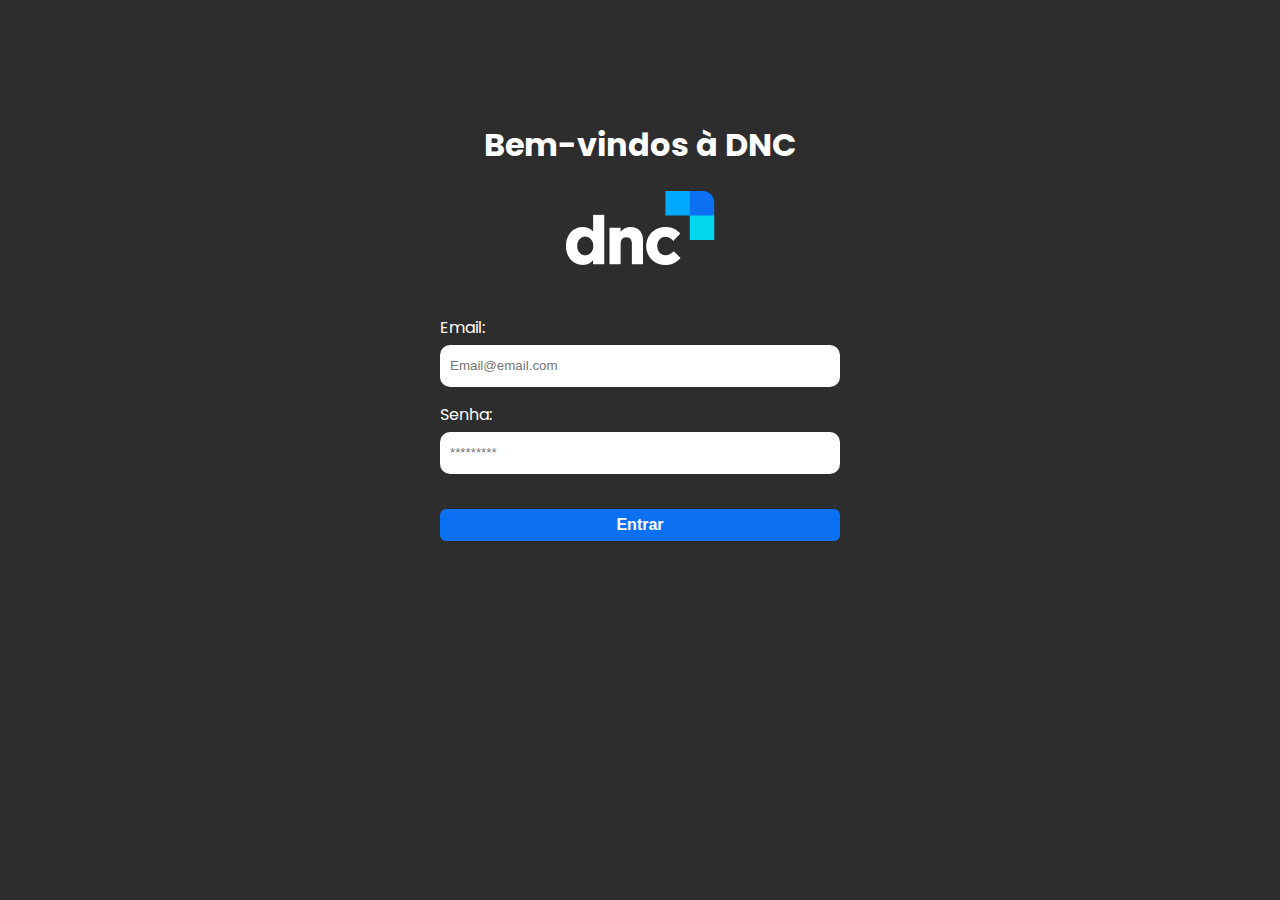
<file: Modulo 1/Figma 1/index.html>
<!DOCTYPE html>
<html lang="en">
<head>
    <meta charset="UTF-8">
    <meta http-equiv="X-UA-Compatible" content="IE=edge">
    <meta name="viewport" content="width=device-width, initial-scale=1.0">
    <title>Figma 1</title>

<link rel="stylesheet" href="style.css" type="text/css">

</head>
<body>

    <header>
        <h1>Bem-vindos à DNC</h1>
        <img src="assets/LogoDNC.png" alt="Logo da escola DNC">
    </header>

    <main>
        <form id="formulario" action="" method="post">
            <label>Email:</label>
            <input type="email" name="email" placeholder="Email@email.com">

            <label>Senha:</label>
            <input type="password" name="senha" placeholder="*********">

            <input type="submit" value="Entrar">
        </form>
    </main>
</body>
</html>
</file>
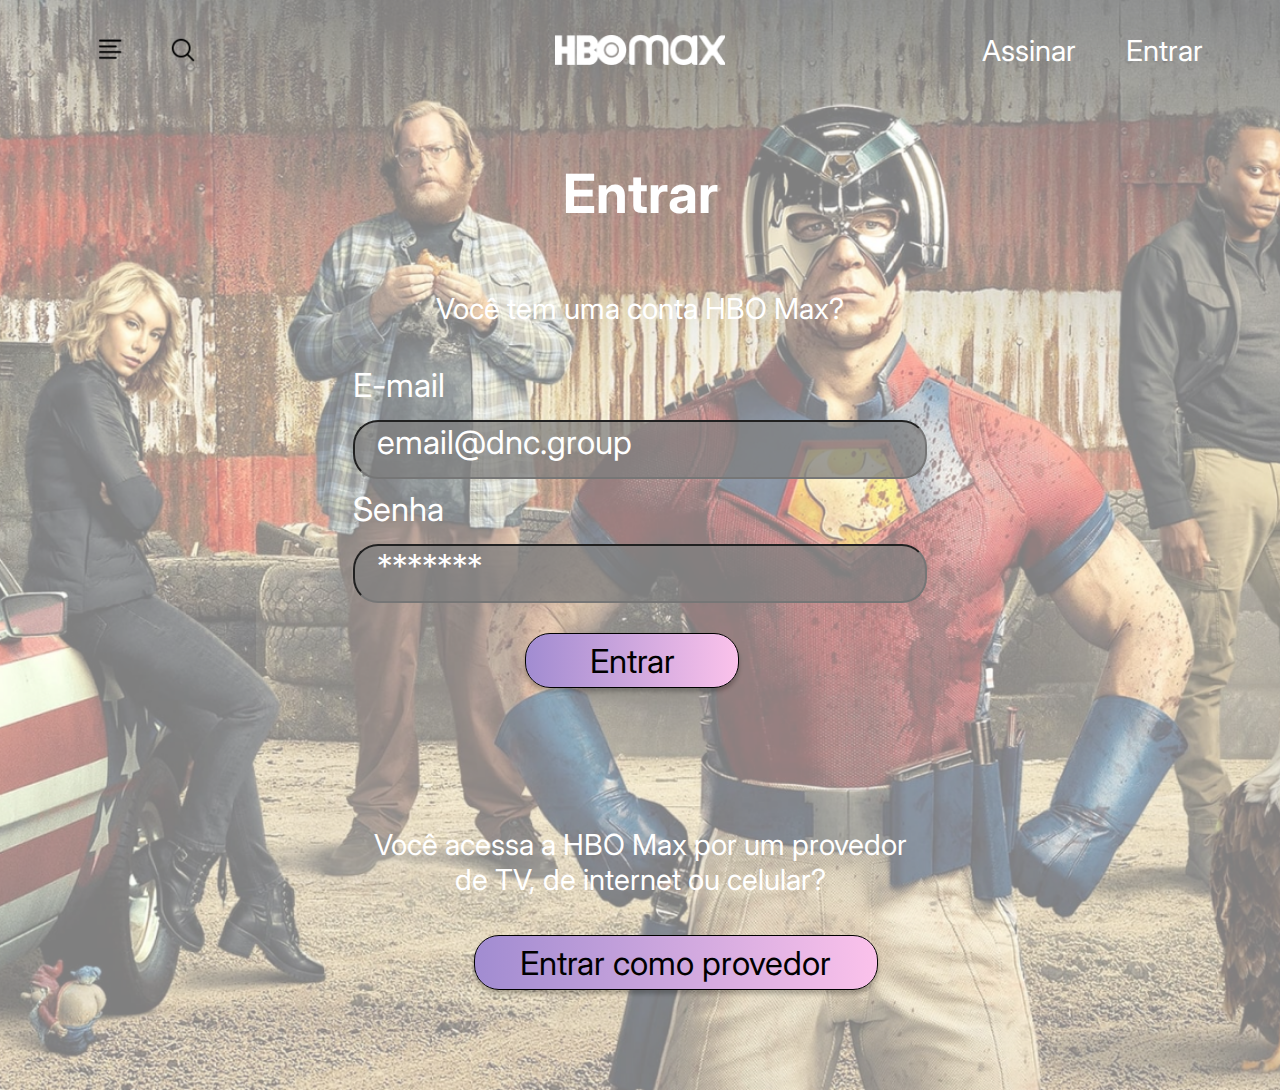
<file: Modulo 1/Figma 2/Avançado/index.html>
<!DOCTYPE html>
<html lang="en">
<head>
    <meta charset="UTF-8">
    <meta http-equiv="X-UA-Compatible" content="IE=edge">
    <meta name="viewport" content="width=device-width, initial-scale=1.0">
    <title>HBO Avançado</title>

    <link rel="stylesheet" href="style.css" type="text/css">
</head>

<body>

    <header>
        <div id="simbolos">
            <img id="linhas" src="assets/menu-icon.png" alt="Icone de Menu em barras">
            <img id="pesquisa" src="assets/lupa.png" alt="Icone de pesquisa Lupa">
        </div>

        <img id="hbo" src="assets/LogoHBO.png" alt="Logo Hbo Avançado">
        
        <div id="texto">
            <h2>Assinar</h2>
            <h2>Entrar</h2>
        </div>
    </header>

    <main>
        <H1>Entrar</H1>
        <h3>Você tem uma conta HBO Max?</h3>
        <form action="" method="post">
            <label>E-mail</label>
            <input type="email" name="email" placeholder="email@dnc.group">

            <label>Senha</label>
            <input type="password" name="senha" placeholder="*******">

            <input type="submit" id="entrar" value="Entrar">
        </form>
    </main>
    
    <footer>
        <h4>Você acessa a HBO Max por um provedor<br> de TV, de internet ou celular?</h4>

        <input type="submit" id="entrar2" value="Entrar como provedor">
    </footer>
    
</body>
</html>
</file>
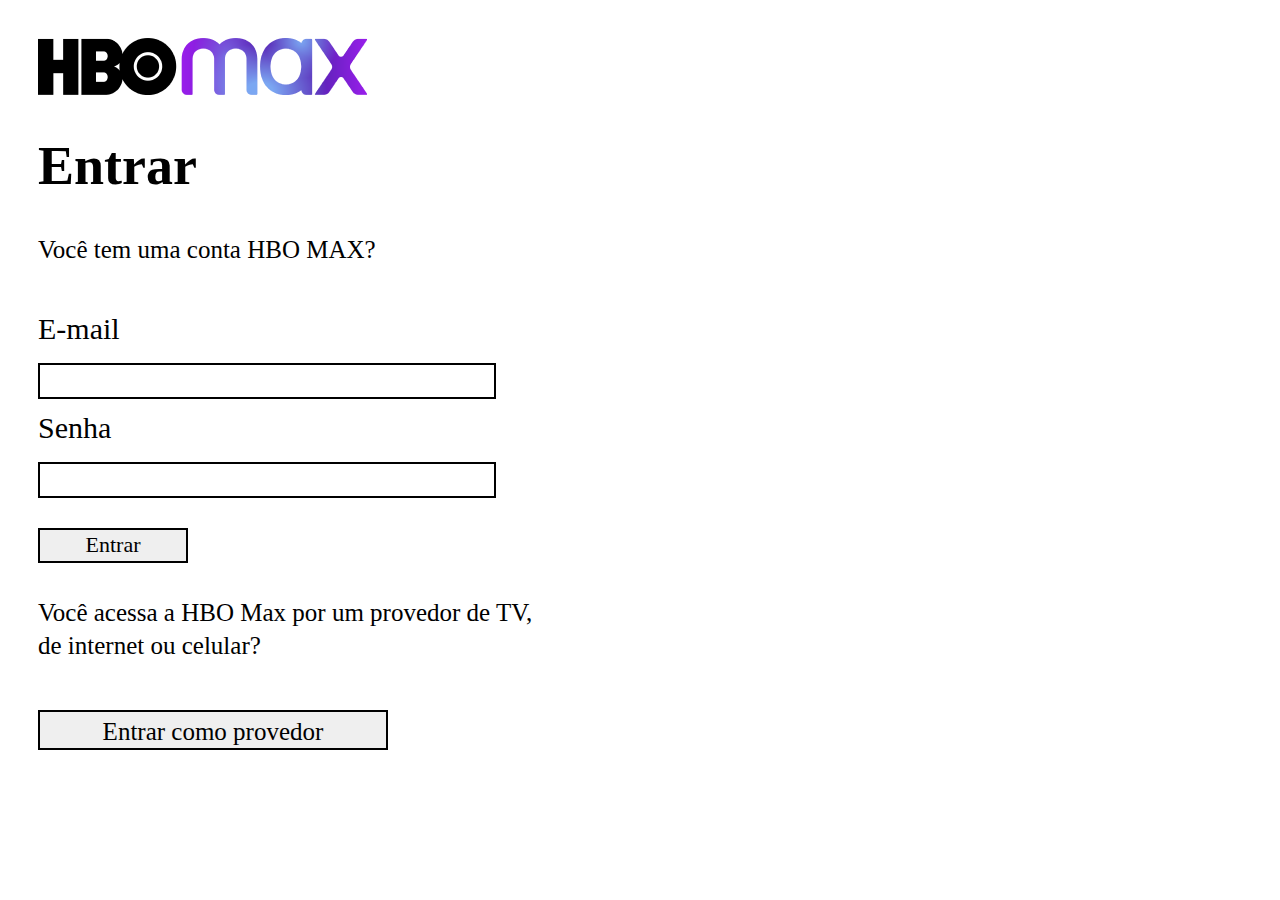
<file: Modulo 1/Figma 2/Iniciante/index.html>
<!DOCTYPE html>
<html lang="en">
<head>
    <meta charset="UTF-8">
    <meta http-equiv="X-UA-Compatible" content="IE=edge">
    <meta name="viewport" content="width=device-width, initial-scale=1.0">
    <title>HBO Iniciante</title>
<link rel="stylesheet" href="style.css" type="text/css">

</head>
<body>
    
    <header>
        <img src="Assets/Hbo1.png" alt="Logo HBO">
        <h1>Entrar</h1>
        <h4>Você tem uma conta HBO MAX?</h4>
    </header>

     <main>
        <form action="" method="post">
            <label>E-mail</label>
            <input type="email" name="email">

            <label>Senha</label>
            <input type="password" name="senha">

            <input type="submit" id="entrar" value="Entrar">
        </form>
    </main>

    <footer>
         <h4>Você acessa a HBO Max por um provedor de TV,<br> de internet ou celular?</h4>

         <input type="submit" id="entrar2" value="Entrar como provedor">
     </footer>
     

</body>
</html>
</file>
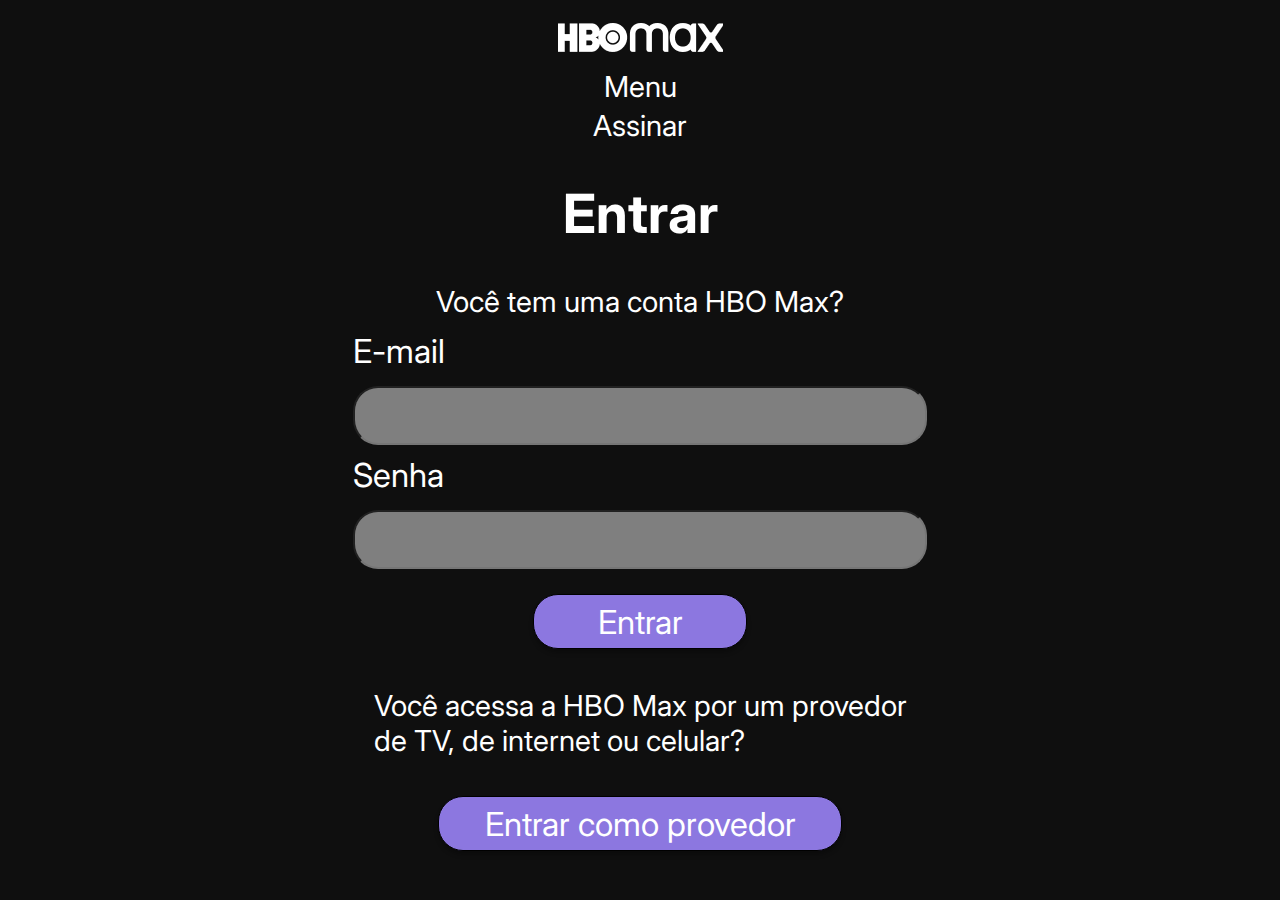
<file: Modulo 1/Figma 2/Intermediário/index.html>
<!DOCTYPE html>
<html lang="en">
<head>
    <meta charset="UTF-8">
    <meta http-equiv="X-UA-Compatible" content="IE=edge">
    <meta name="viewport" content="width=device-width, initial-scale=1.0">
    <title>HBO Intermediario</title>

    <link rel="stylesheet" href="style.css" type="text/css">

</head>

<body>
    
    <header>
        <img src="assets/HBOintermediário.png" alt="Logo HBO Figma Intermediario">
        <h2>Menu</h2>
        <h2>Assinar</h2>
        <H1>Entrar</H1>
        <h2>Você tem uma conta HBO Max?</h2>
    </header>

    <main>
        <form action="" method="post">
            <label>E-mail</label>
            <input type="email" name="email">

            <label>Senha</label>
            <input type="password" name="senha">

            
        </form>
    </main>

    <footer>
        <input type="submit" id="entrar" value="Entrar">
        <h4>Você acessa a HBO Max por um provedor<br> de TV, de internet ou celular?</h4>

        <input type="submit" id="entrar2" value="Entrar como provedor">
    </footer>

</body>
</html>
</file>
<file: Modulo 1/Figma 1/style.css>
@import url('https://fonts.googleapis.com/css2?family=Poppins:ital,wght@0,100;0,200;0,300;0,400;0,500;0,600;0,700;0,800;0,900;1,100;1,200;1,300;1,400;1,500;1,600;1,700;1,800;1,900&display=swap');
body {
    background-color: #2d2d2d;
    font-family: 'Poppins';
    color: white;
    display: flex;
    flex-direction: column;
    align-items: center;
    margin: 0px;
    padding: 0px;
}

header {
    display: flex;
    flex-direction: column;
    align-items: center;
    margin-top: 100px;
}

form {
    display: flex;
    flex-direction: column;
    width: 400px;
    margin-top: 50px;
}

    form input {
        height: 2rem;
        border-radius: 10px;
        border: 0px;
        margin-bottom: 15px;
        margin-top: 5px;
        padding: 5px;
    }
    form input::placeholder {
        padding: 5px;
    }
    
    form input[type="submit"]{
        background-color: #0c70f2;
        color: white;
        font-size: 12pt;
        font-weight: bold;
        border-radius: 6px;
        margin-top: 20px;
        cursor: pointer;
    }
    
@media screen and (max-width: 480px) {

        header{
            width: 300px;
            font-size: 8pt;
        }
        header img{
            height: 50px;
        }
        form{
            width: 300px;
        }
    }
</file>
<file: Modulo 1/Figma 2/Avançado/style.css>
@import url('https://fonts.googleapis.com/css2?family=Inter:wght@100;200;300;400;500;600;700;800;900&display=swap');

body{
    background-image: url(assets/BackgroundHBO.png);
    background-repeat: no-repeat;
    background-size: cover;
    margin: 0px;
    padding: 0px;
}

    header{
        display: flex;
        flex-direction: row;
        height: 50px;
        margin-top: 25px;
        color: white;
        align-items: center;
        justify-content: center;
    }
    #texto {
        display: flex;
        flex-direction: row;
        align-items: center;
        justify-content: end;
        margin-left: 55%;
    }
    h2 {
        margin-left: 50px;
        font-family: 'Inter';
        font-style: normal;
        font-weight: 400;
        font-size: 29px;
        line-height: 35px;
    }

    #hbo {
        height: 30px;
        position: absolute;
    }

    #linhas {
        height: 60px;
        margin-right: 30px;
    }

    #pesquisa {
        height: 30px;
    }
    #simbolos {
        display: flex;
        flex-direction: row;
        align-items: center;
        margin-right: 30px;
    }

    main{
        margin-top: 50px;
        display: flex;
        flex-direction: column;
        align-items: center;
    }
    h1 {
        font-family: 'Inter';
        font-style: normal;
        font-weight: 700;
        font-size: 54px;
        line-height: 65px;
        color: white;
    }

    h3 {
        font-family: 'Inter';
        font-style: normal;
        font-weight: 400;
        font-size: 29px;
        line-height: 35px;
        color: white;
    }
    form{
        display: flex;
        flex-direction: column;
    }
    form label{
        font-family: 'Inter';
        font-style: normal;
        font-weight: 400;
        font-size: 33px;
        line-height: 40px;
        margin-top: 10px;
        margin-bottom: 15px;
        color: white;
    }
    form input{
        width: 566px;
        height: 53px;
        background: rgba(127, 127, 127, 0.75);
        border-radius: 25px;
    }
    form input::placeholder {
        font-family: 'Inter';
        font-style: normal;
        font-weight: 400;
        font-size: 33px;
        line-height: 40px;
        color: white;
        padding-left: 20px;
    }

    #entrar {
        font-family: 'Inter';
        font-style: normal;
        font-weight: 400;
        font-size: 33px;
        line-height: 40px;
        box-sizing: border-box;
        margin-left: 30%;
        margin-top: 30px;
        width: 214px;
        height: 55px;

        background: linear-gradient(90deg, #A18CD1 0%, #FBC2EB 100%);
        border: 1px solid #000000;
        box-shadow: 0px 4px 4px rgba(0, 0, 0, 0.25);
        border-radius: 25px;
    }

    footer{
        margin-top: 100px;
        display: flex;
        flex-direction: column;
        margin-bottom: 100px;
    }
    h4{
        font-family: 'Inter';
        font-style: normal;
        font-weight: 400;
        font-size: 29px;
        line-height: 35px;
        text-align: center;
        color: white;
    }

    #entrar2{
        font-family: 'Inter';
        font-style: normal;
        font-weight: 400;
        font-size: 33px;
        line-height: 40px;

        box-sizing: border-box;

        width: 404.5px;
        height: 55px;

        background: linear-gradient(90deg, #A18CD1 0%, #FBC2EB 100%);
        border: 1px solid #000000;
        box-shadow: 0px 4px 4px rgba(0, 0, 0, 0.25);
        border-radius: 25px;
        margin-left: 37%;

    }

    @media screen and (max-width: 480px) {

    }
</file>
<file: Modulo 1/Figma 2/Iniciante/style.css>
body{
        padding: 30px;
}
    header img{
        width: 329px;
        height: 57px;
}
    h1{
        font-family: 'Times New Roman';
        font-style: normal;
        font-weight: 700;
        font-size: 54px;
    }
    h4{
        font-family: 'Times New Roman';
        font-style: normal;
        font-weight: 300;
        font-size: 25px;
        line-height: 33px;
        display: flex;
        align-items: center;
}
    form{
        display: flex;
        flex-direction: column;   
    }
    label{
        font-family: 'Times New Roman';
        font-style: normal;
        font-weight: 400;
        font-size: 30px;
        line-height: 38px;
        display: flex;
        align-items: center;
        margin-top: 10px;
}
    input{
        width: 450px;
        height: 30px;
        margin-top: 15px;
        border: 2px solid #000000;
    }
    #entrar{
        width: 150px;
        height: 35px;
        font-family: 'Times New Roman';
        font-style: normal;
        font-weight: 400;
        font-size: 22px;
        padding: 0px;
        margin-top: 30px;
    }
    #entrar2{
        width: 350px;
        height: 40px;
        font-family: 'Times New Roman';
        font-style: normal;
        font-weight: 400;
        font-size: 25px;
        line-height: 38px;
    }
    
@media screen and (max-width: 480px) {

        input {
            width: 80%;
        }
    }
</file>
<file: Modulo 1/Figma 2/Intermediário/style.css>
@import url('https://fonts.googleapis.com/css2?family=Inter:wght@100;200;300;400;500;600;700;800;900&display=swap');

body{
    background-color: #0F0F0F;
    color: white;
    display: flex;
    flex-direction: column;
    align-items: center;
    padding: 0px;
    border: 0px;
}

    header {
        display: flex;
        flex-direction: column;
        align-items: center;
        
    }
    header img{
        margin-bottom: 15px;
        margin-top: 15px;
    }
    h2{
        margin-top: 2px;
        margin-bottom: 2px;
        font-family: 'Inter';
        font-style: normal;
        font-weight: 400;
        font-size: 29px;
        line-height: 35px;
    }
    h1{
        font-family: 'Inter';
        font-style: normal;
        font-weight: 700;
        font-size: 54px;
        line-height: 65px;
     }

     form{
        display: flex;
        flex-direction: column;
     }

        form label{
            font-family: 'Inter';
            font-style: normal;
            font-weight: 400;
            font-size: 33px;
            line-height: 40px;
            margin-top: 10px;
            margin-bottom: 15px;
        }

        form input{
            width: 566px;
            height: 53px;
            left: 462px;
            top: 419px;

            background: #7F7F7F;
            border-radius: 25px;
        }
    
        #entrar{
            width: 214px;
            height: 55px;
            left: 649px;
            top: 650px;
            background: #8C77E0;
            border: 1px solid #000000;
            box-shadow: 0px 4px 4px rgba(0, 0, 0, 0.25);
            border-radius: 25px;

            font-family: 'Inter';
            font-style: normal;
            font-weight: 400;
            font-size: 33px;
            line-height: 40px;
    
            color: #FFFFFF;
            margin-top: 25px;
        }

        footer{
            display: flex;
            flex-direction: column;
            align-items: center;
        }

        h4{
            font-family: 'Inter';
            font-style: normal;
            font-weight: 400;
            font-size: 29px;
            line-height: 35px;
        }

        #entrar2{
            width: 404.5px;
            height: 55px;
            left: 554px;
            top: 851px;
            background: #8C77E0;
            border: 1px solid #000000;
            box-shadow: 0px 4px 4px rgba(0, 0, 0, 0.25);
            border-radius: 25px;

            font-family: 'Inter';
            font-style: normal;
            font-weight: 400;
            font-size: 33px;
            line-height: 40px;

            color: #FFFFFF;
        }

        @media screen and (max-width: 480px) {

            form input{
                width: 300px;
            }
            h2{
                font-size: 25px;
            }
            h4{
                font-size: 20px;
            }
        }
</file>
